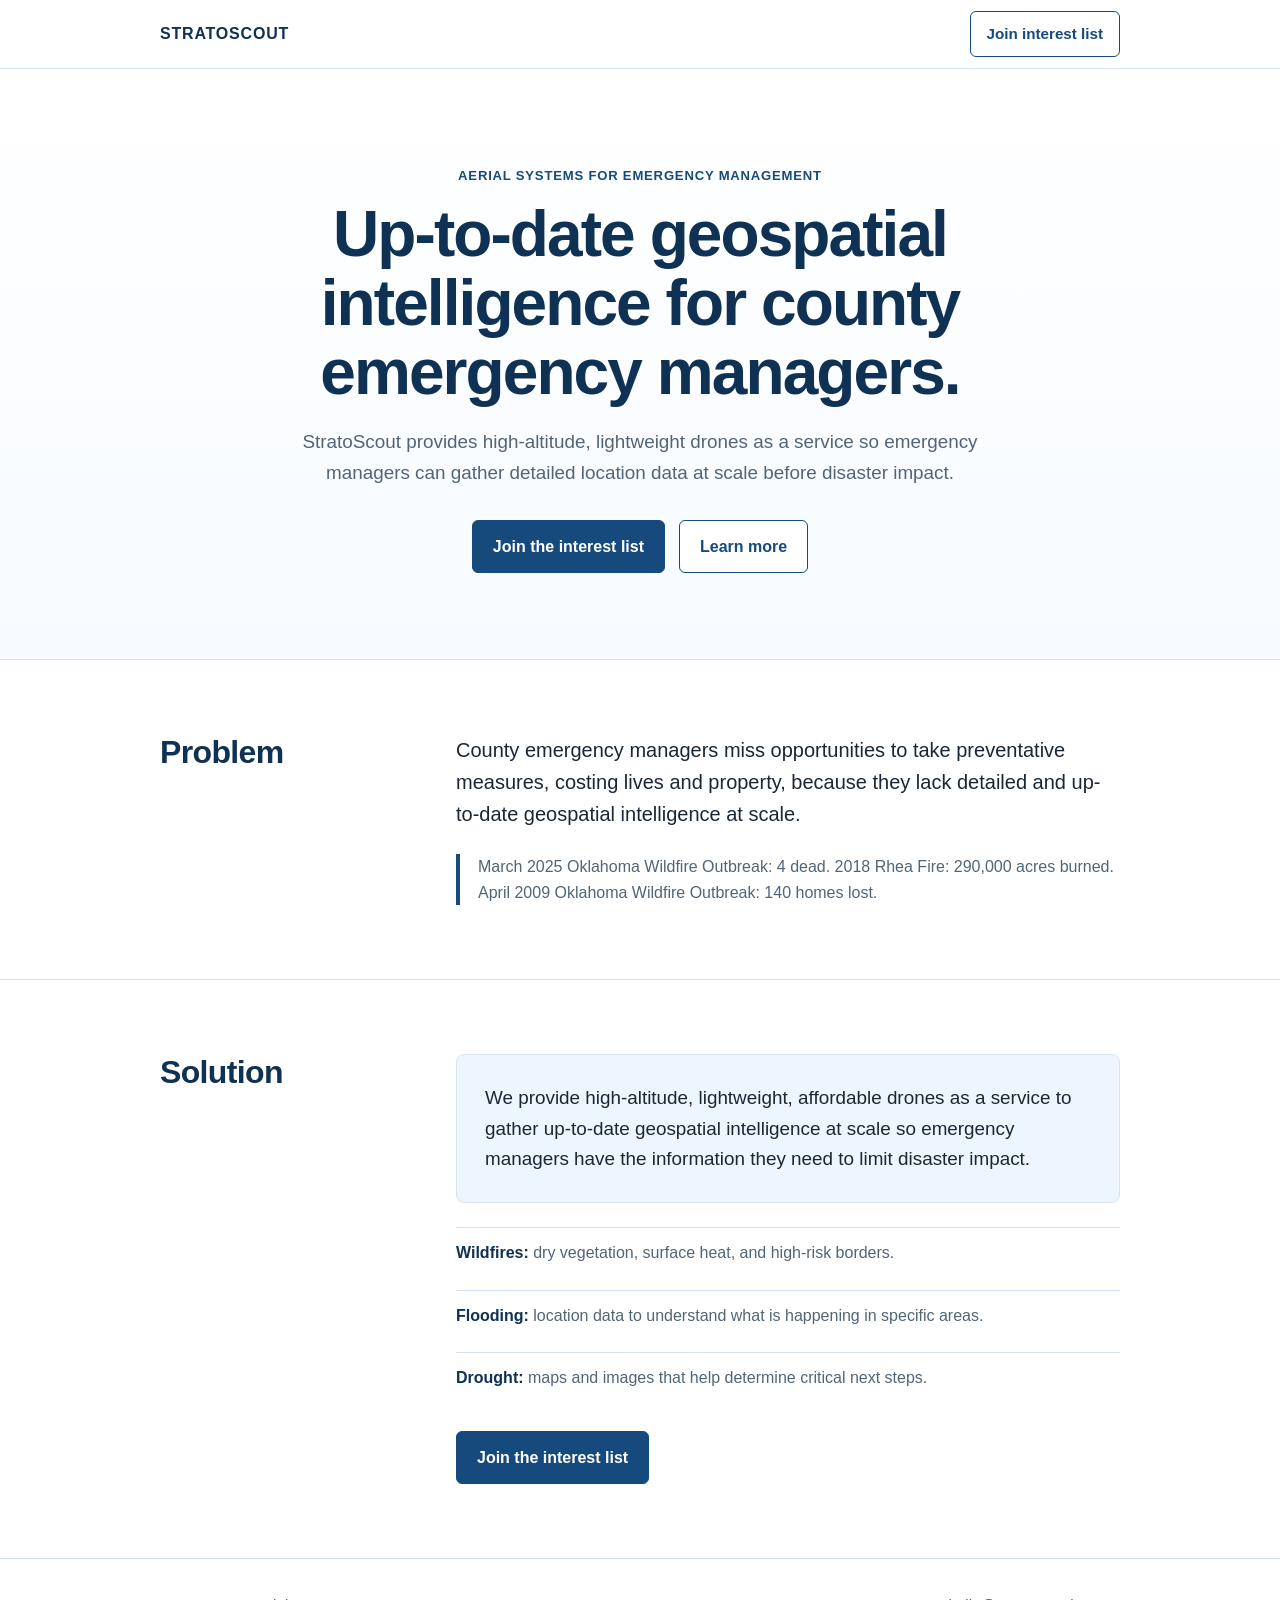
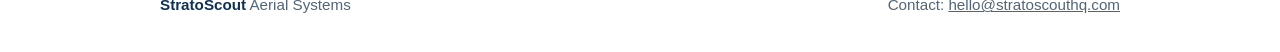
<file: stratoscout-interest-website(3).html>
<!DOCTYPE html>
<html lang="en">
<head>
  <meta charset="UTF-8" />
  <meta name="viewport" content="width=device-width, initial-scale=1.0" />
  <title>StratoScout | Interest List</title>
  <meta name="description" content="StratoScout provides high-altitude, lightweight drones as a service for county emergency managers who need up-to-date geospatial intelligence at scale." />
  <style>
    :root {
      --blue: #174a7c;
      --blue-dark: #0f3154;
      --blue-light: #edf6ff;
      --line: #d7e5f3;
      --text: #1b2733;
      --muted: #526577;
      --white: #ffffff;
    }

    * { box-sizing: border-box; }
    html { scroll-behavior: smooth; }

    body {
      margin: 0;
      font-family: Arial, Helvetica, sans-serif;
      color: var(--text);
      background: var(--white);
      line-height: 1.6;
    }

    a { color: inherit; }

    .wrap {
      width: min(960px, calc(100% - 40px));
      margin: 0 auto;
    }

    header {
      border-bottom: 1px solid var(--line);
      background: var(--white);
    }

    .nav {
      min-height: 68px;
      display: flex;
      align-items: center;
      justify-content: space-between;
      gap: 20px;
    }

    .brand {
      text-decoration: none;
      color: var(--blue-dark);
      font-weight: 700;
      font-size: 1rem;
      letter-spacing: 0.05em;
    }

    .nav-link {
      color: var(--blue);
      font-weight: 700;
      text-decoration: none;
      border: 1px solid var(--blue);
      border-radius: 6px;
      padding: 10px 16px;
      font-size: 0.95rem;
    }

    .nav-link:hover,
    .button.secondary:hover {
      background: var(--blue-light);
    }

    .hero {
      text-align: center;
      padding: 96px 0 86px;
      border-bottom: 1px solid var(--line);
      background: linear-gradient(180deg, #ffffff 0%, #f7fbff 100%);
    }

    .eyebrow {
      margin: 0 0 14px;
      color: var(--blue);
      font-weight: 700;
      letter-spacing: 0.06em;
      text-transform: uppercase;
      font-size: 0.82rem;
    }

    h1 {
      margin: 0 auto 20px;
      max-width: 820px;
      font-size: clamp(2.15rem, 5vw, 4rem);
      line-height: 1.08;
      color: var(--blue-dark);
      letter-spacing: -0.03em;
    }

    .hero-copy {
      margin: 0 auto 32px;
      max-width: 720px;
      color: var(--muted);
      font-size: 1.18rem;
    }

    .buttons {
      display: flex;
      justify-content: center;
      gap: 14px;
      flex-wrap: wrap;
    }

    .button {
      display: inline-block;
      text-decoration: none;
      border-radius: 6px;
      padding: 13px 20px;
      font-weight: 700;
      font-size: 1rem;
    }

    .button.primary {
      background: var(--blue);
      color: var(--white);
      border: 1px solid var(--blue);
    }

    .button.primary:hover {
      background: var(--blue-dark);
    }

    .button.secondary {
      background: var(--white);
      color: var(--blue);
      border: 1px solid var(--blue);
    }

    section {
      padding: 74px 0;
      border-bottom: 1px solid var(--line);
    }

    .section-grid {
      display: grid;
      grid-template-columns: 240px 1fr;
      gap: 56px;
      align-items: start;
    }

    h2 {
      margin: 0;
      color: var(--blue-dark);
      font-size: 2rem;
      line-height: 1.15;
      letter-spacing: -0.02em;
    }

    .lead {
      margin: 0;
      font-size: 1.25rem;
      color: var(--text);
      max-width: 680px;
    }

    .note {
      margin: 24px 0 0;
      padding-left: 18px;
      border-left: 4px solid var(--blue);
      color: var(--muted);
      max-width: 680px;
    }

    .solution-card {
      border: 1px solid var(--line);
      border-radius: 8px;
      padding: 28px;
      background: var(--blue-light);
      max-width: 740px;
    }

    .solution-card p {
      margin: 0;
      font-size: 1.18rem;
    }

    .simple-list {
      margin: 24px 0 0;
      padding: 0;
      list-style: none;
      display: grid;
      gap: 12px;
      max-width: 680px;
    }

    .simple-list li {
      padding: 12px 0;
      border-top: 1px solid var(--line);
      color: var(--muted);
    }

    .simple-list strong {
      color: var(--blue-dark);
    }

    .solution-cta {
      margin-top: 28px;
    }

    footer {
      padding: 34px 0;
      color: var(--muted);
      font-size: 0.95rem;
    }

    .footer-row {
      display: flex;
      align-items: center;
      justify-content: space-between;
      gap: 16px;
      flex-wrap: wrap;
    }

    footer strong {
      color: var(--blue-dark);
    }

    @media (max-width: 740px) {
      .wrap { width: min(100% - 28px, 960px); }
      .hero { padding: 72px 0 66px; }
      .section-grid { grid-template-columns: 1fr; gap: 22px; }
      section { padding: 56px 0; }
      .nav-link { padding: 9px 12px; }
    }
  </style>
</head>
<body>
  <header>
    <div class="wrap nav">
      <a class="brand" href="#top">STRATOSCOUT</a>
      <a class="nav-link" href="mailto:hello@stratoscouthq.com?subject=StratoScout%20Interest%20List">Join interest list</a>
    </div>
  </header>

  <main id="top">
    <section class="hero" aria-labelledby="hero-title">
      <div class="wrap">
        <p class="eyebrow">Aerial systems for emergency management</p>
        <h1 id="hero-title">Up-to-date geospatial intelligence for county emergency managers.</h1>
        <p class="hero-copy">
          StratoScout provides high-altitude, lightweight drones as a service so emergency managers can gather detailed location data at scale before disaster impact.
        </p>
        <div class="buttons">
          <a class="button primary" href="mailto:hello@stratoscouthq.com?subject=StratoScout%20Interest%20List">Join the interest list</a>
          <a class="button secondary" href="#problem">Learn more</a>
        </div>
      </div>
    </section>

    <section id="problem" aria-labelledby="problem-title">
      <div class="wrap section-grid">
        <h2 id="problem-title">Problem</h2>
        <div>
          <p class="lead">
            County emergency managers miss opportunities to take preventative measures, costing lives and property, because they lack detailed and up-to-date geospatial intelligence at scale.
          </p>
          <p class="note">
            March 2025 Oklahoma Wildfire Outbreak: 4 dead. 2018 Rhea Fire: 290,000 acres burned. April 2009 Oklahoma Wildfire Outbreak: 140 homes lost.
          </p>
        </div>
      </div>
    </section>

    <section id="solution" aria-labelledby="solution-title">
      <div class="wrap section-grid">
        <h2 id="solution-title">Solution</h2>
        <div>
          <div class="solution-card">
            <p>
              We provide high-altitude, lightweight, affordable drones as a service to gather up-to-date geospatial intelligence at scale so emergency managers have the information they need to limit disaster impact.
            </p>
          </div>

          <ul class="simple-list" aria-label="Examples of intelligence StratoScout can support">
            <li><strong>Wildfires:</strong> dry vegetation, surface heat, and high-risk borders.</li>
            <li><strong>Flooding:</strong> location data to understand what is happening in specific areas.</li>
            <li><strong>Drought:</strong> maps and images that help determine critical next steps.</li>
          </ul>

          <div class="solution-cta">
            <a class="button primary" href="mailto:hello@stratoscouthq.com?subject=StratoScout%20Interest%20List">Join the interest list</a>
          </div>
        </div>
      </div>
    </section>
  </main>

  <footer>
    <div class="wrap footer-row">
      <div><strong>StratoScout</strong> Aerial Systems</div>
      <div>Contact: <a href="mailto:hello@stratoscouthq.com">hello@stratoscouthq.com</a></div>
    </div>
  </footer>
</body>
</html>
</file>
